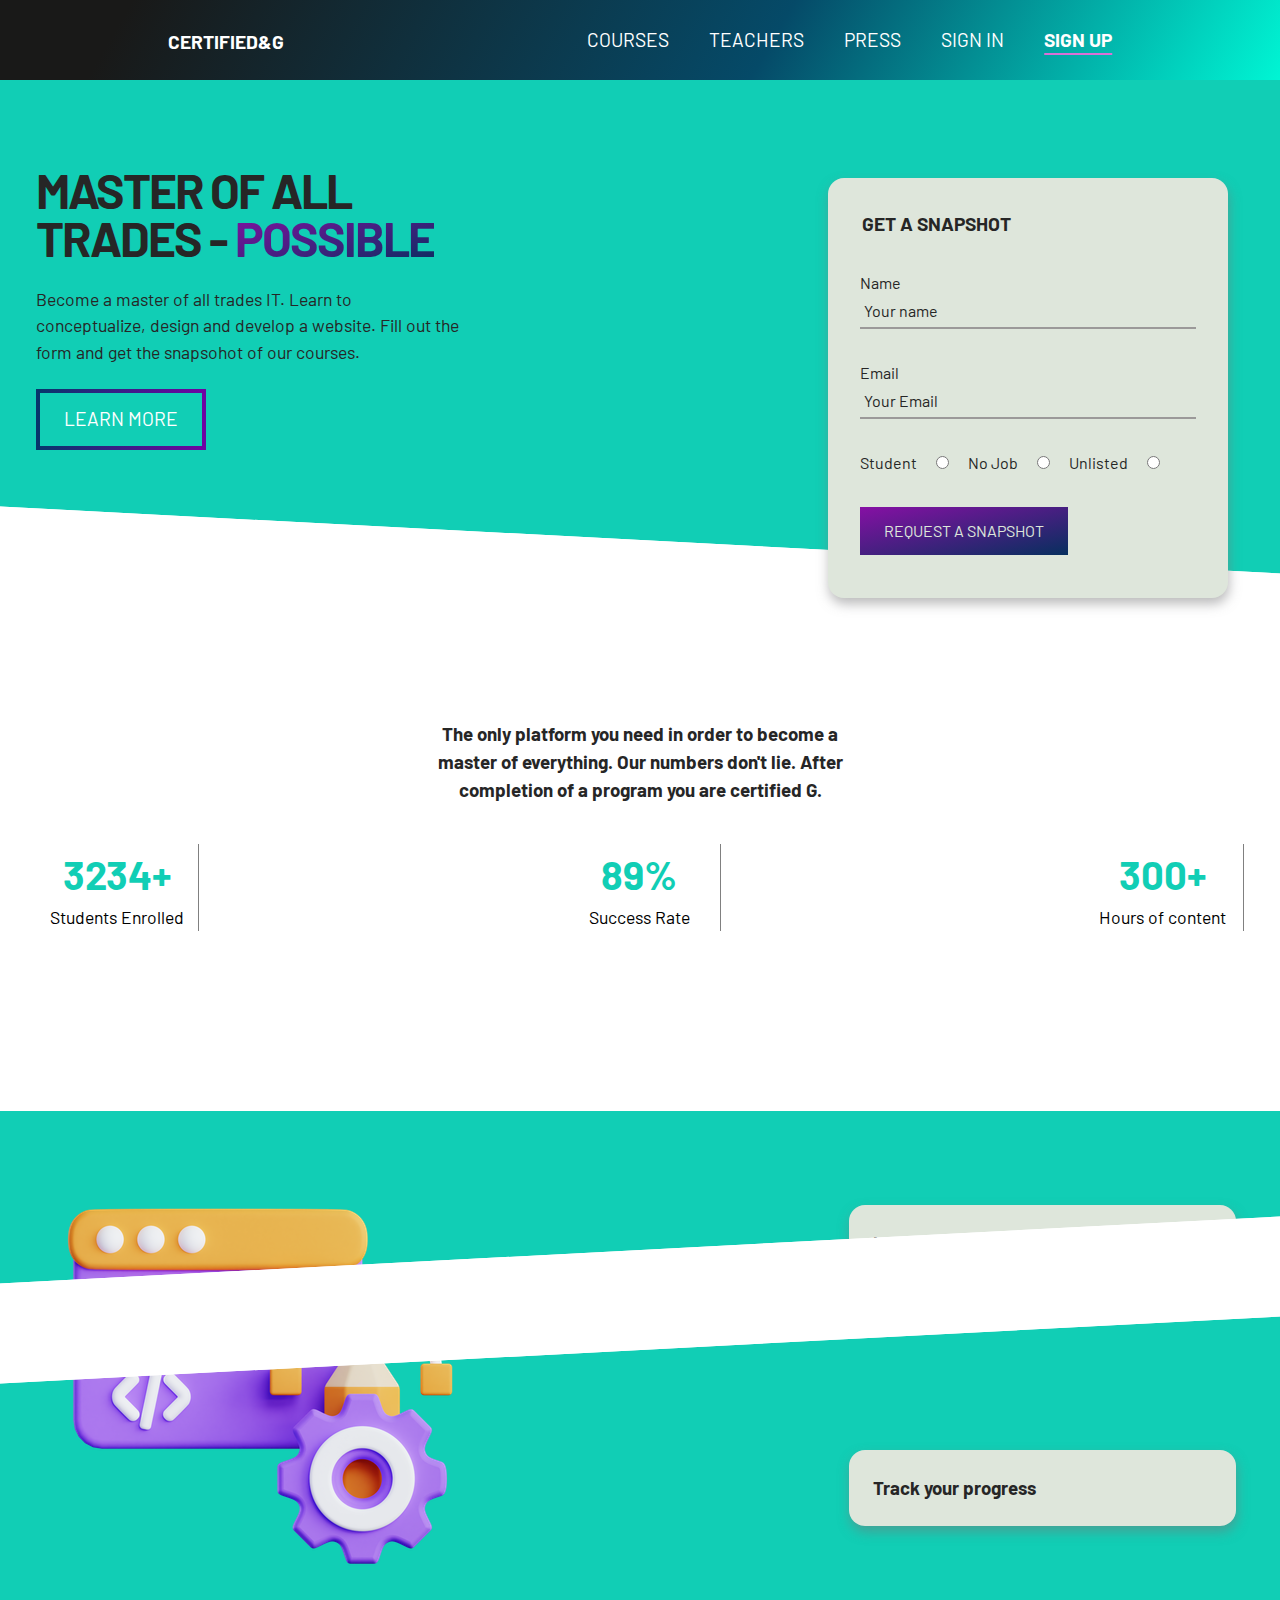
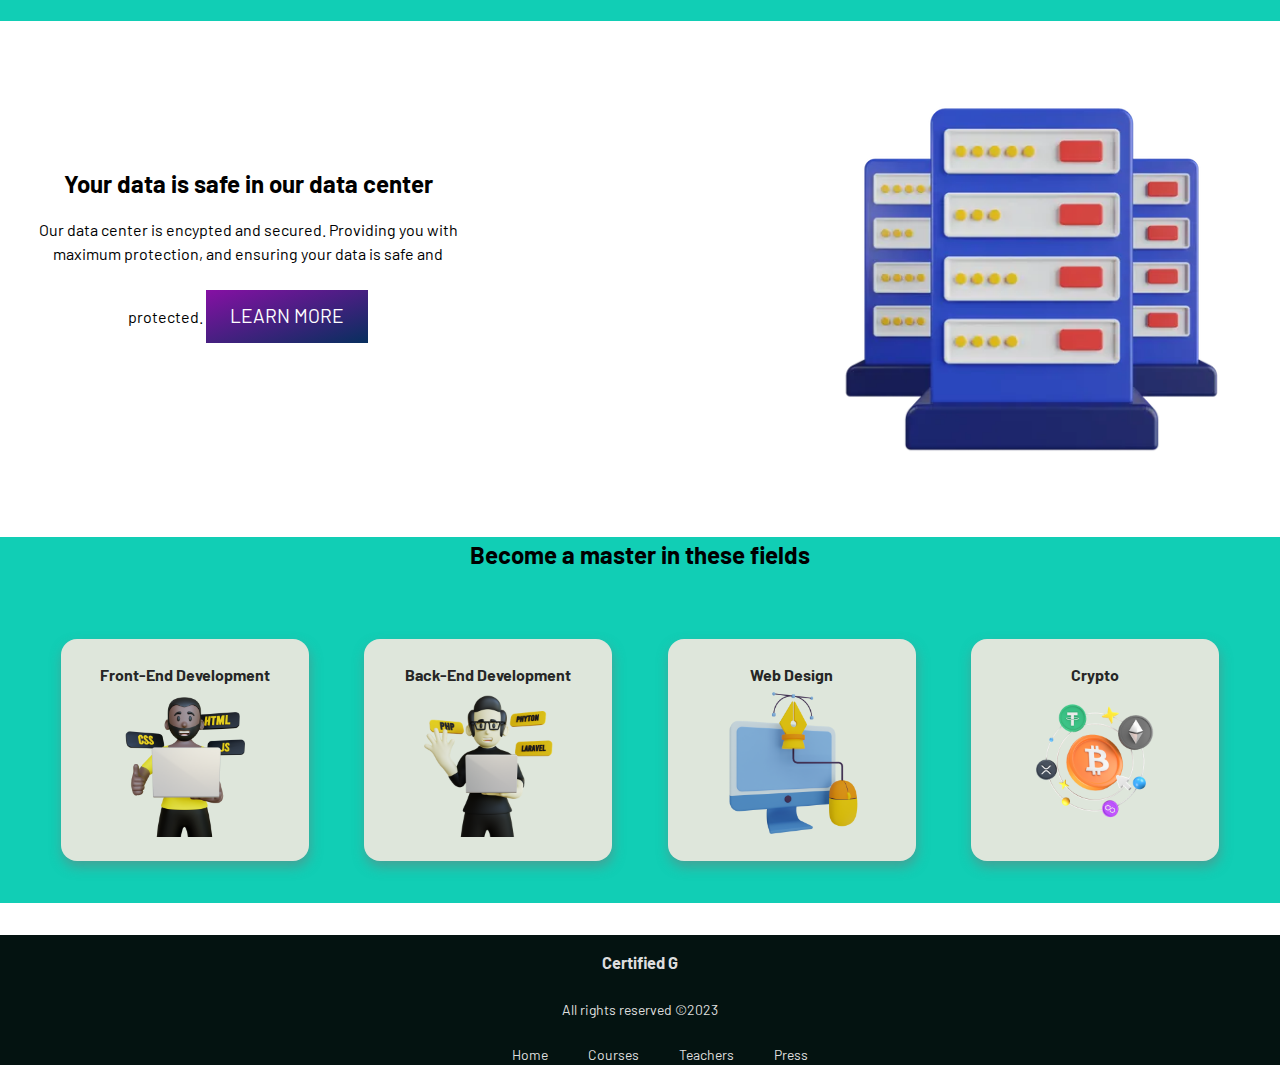
<file: index.html>
<!DOCTYPE html>
<html lang="en">
<head>
    <meta charset="UTF-8">
    <meta http-equiv="X-UA-Compatible" content="IE=edge">
    <meta name="viewport" content="width=device-width, initial-scale=1.0">
    <meta name="keywords" content="Project, web dev, css, html, company, landing page">
    <meta name="description" content="A landing page for a fictional company">
    <meta name="theme-color" content="#ccc">
    <link rel="stylesheet" href="https://cdnjs.cloudflare.com/ajax/libs/font-awesome/6.4.0/css/all.min.css" integrity="sha512-iecdLmaskl7CVkqkXNQ/ZH/XLlvWZOJyj7Yy7tcenmpD1ypASozpmT/E0iPtmFIB46ZmdtAc9eNBvH0H/ZpiBw==" crossorigin="anonymous" referrerpolicy="no-referrer" />
    <link rel="stylesheet" href="css/reset.css">
    <link rel="stylesheet" href="css/style.css">
    <title>Certified G</title>
</head>
<body>
    <div class="navBar">
        <div class="container flex">
            <h2 class="logo"><a href="index.html">Certified&G</a></h2>
            <nav>
            <ul>
                <li><a href="courses.html">Courses</a></li>
                <li><a href="team.html">Teachers</a></li>
                <li><a href="press.html">Press</a></li>
                <li><a href="#">Sign In</a></li>
                <li><a href="#">Sign Up</a></li>
            </ul>
        </nav>
     </div>

            <section class="hero">
                <div class="container grid">
                    <div class="hero-message">
                        <h1>Master of all trades - <span>Possible</span></h1>
                        <p>Become a master of all trades IT.
                           Learn to conceptualize, design and develop a website.
                           Fill out the form and get the snapsohot of
                           our courses.
                        </p>
                        <a href="features.html" class="btn btn-outline">Learn More</a>
                    </div>

                    <div class="hero-form card-bg">
                        <form action="">
                            <legend>Get a snapshot</legend>
                            <div class="form-field">
                                <label for="uName"> Name</label>
                                <input type="text" name="uName" placeholder="Your name" id="uName" required>
                            </div>
                            <div class="form-field">
                                <label for="uEmail"> Email</label>
                                <input type="email" name="uName" placeholder="Your Email" id="uEmail" required>
                            </div>
                            <div class="form-field">
                                <label for="uStatus"> Student</label>
                                <input type="radio" name="student"  id="student">
                                <label for="employee">No Job</label>
                                <input type="radio" name="unemployed"  id="unemployed" >
                                <label for="unlisted">Unlisted</label>
                                <input type="radio" name="unlisted"  id="unlisted">
                            </div>
                            <input type="submit" value="Request a snapshot" class="btn btn-main">
                        </form>
                    </div>
                </div>
            </section>


            <section class="statistics">
                <div class="container">
                    <h3 class="stat-heading txtcenter my-1">
                        The only platform you need in order to become a master of everything. Our numbers don't lie. After completion of a program you are certified G.
                    </h3>
                    <div class="grid grid-3 txtcenter my-4">
                        <div>
                            <i class="fa-solid fa-graduation-cap fa-3x"></i>
                            <h4>3234+</h4>
                            <p class="supportText">Students Enrolled</p>
                        </div>
                        <div>
                            <i class="fa-solid fa-clipboard-check fa-3x"></i>
                            <h4>89%</h4>
                            <p class="supportText">Success Rate</p>
                        </div>
                        <div>
                            <i class="fa-sharp fa-regular fa-clock fa-3x"></i>
                            <h4>300+</h4>
                            <p class="supportText">Hours of content</p>
                        </div>
                    </div>
                </div>
            </section>

          <section class="web">
                <div class="container grid">
                    <img src="imgs/webdev.png" alt="">
                    <div class="card-bg">
                        <h3>Inovative Learning Approach</h3>
                    </div>
                    <div class="card-bg">
                        <h3>Track your progress</h3>
                    </div>
                </div>
          </section>


          <section class="data-centar my-3">
                <div class="container grid">
                    <div class="txtcenter">
                        <h2>Your data is safe in our data center</h2>
                        <p class="my-1">
                            Our data center is encypted and secured. Providing you with maximum protection, and ensuring your data is safe and protected.
                            <a href="#" class="btn btn-dark my-2">Learn More</a>
                        </p>
                    </div>
                    <img src="imgs/data.webp" alt="">
                </div>
          </section>


          <section class="topics">
            <h2 class="txtcenter my-4">
                Become a master in these fields
            </h2>

            <div class="container flex my-3">
                <div class="card-bg">
                    <h4>Front-End Development</h4>
                    <img src="imgs/few.png" alt="">
                </div>
                <div class="card-bg">
                    <h4>Back-End Development</h4>
                    <img src="imgs/bew.png" alt="">
                </div>
                <div class="card-bg">
                    <h4>Web Design</h4>
                    <img src="imgs/design.png" alt="">
                </div>
                <div class="card-bg">
                    <h4>Crypto</h4>
                    <img src="imgs/crypto.webp" alt="">
                </div>
            </div>
          </section>

          <footer>    
            <nav>
                <h3>Certified G</h3>
                <p>All rights reserved &copy;2023</p>
                <ul class="footerNav">
                    <li><a href="#">Home</a></li>
                    <li><a href="#">Courses</a></li>
                    <li><a href="#">Teachers</a></li>
                    <li><a href="#">Press</a></li>
                </ul>
            </nav>
            <div class="networks">
                <a href="#"><i class="fab fa-twitter fa-l"></i></a>
                <a href="#"><i class="fab fa-facebook fa-l"></i></a>
                <a href="#"><i class="fab fa-twitch fa-l"></i></a>
                <a href="#"><i class="fab fa-linkedin fa-l"></i></a>
            </div>
          </footer>

    <!-- </div> -->
</body>
</html>
</file>
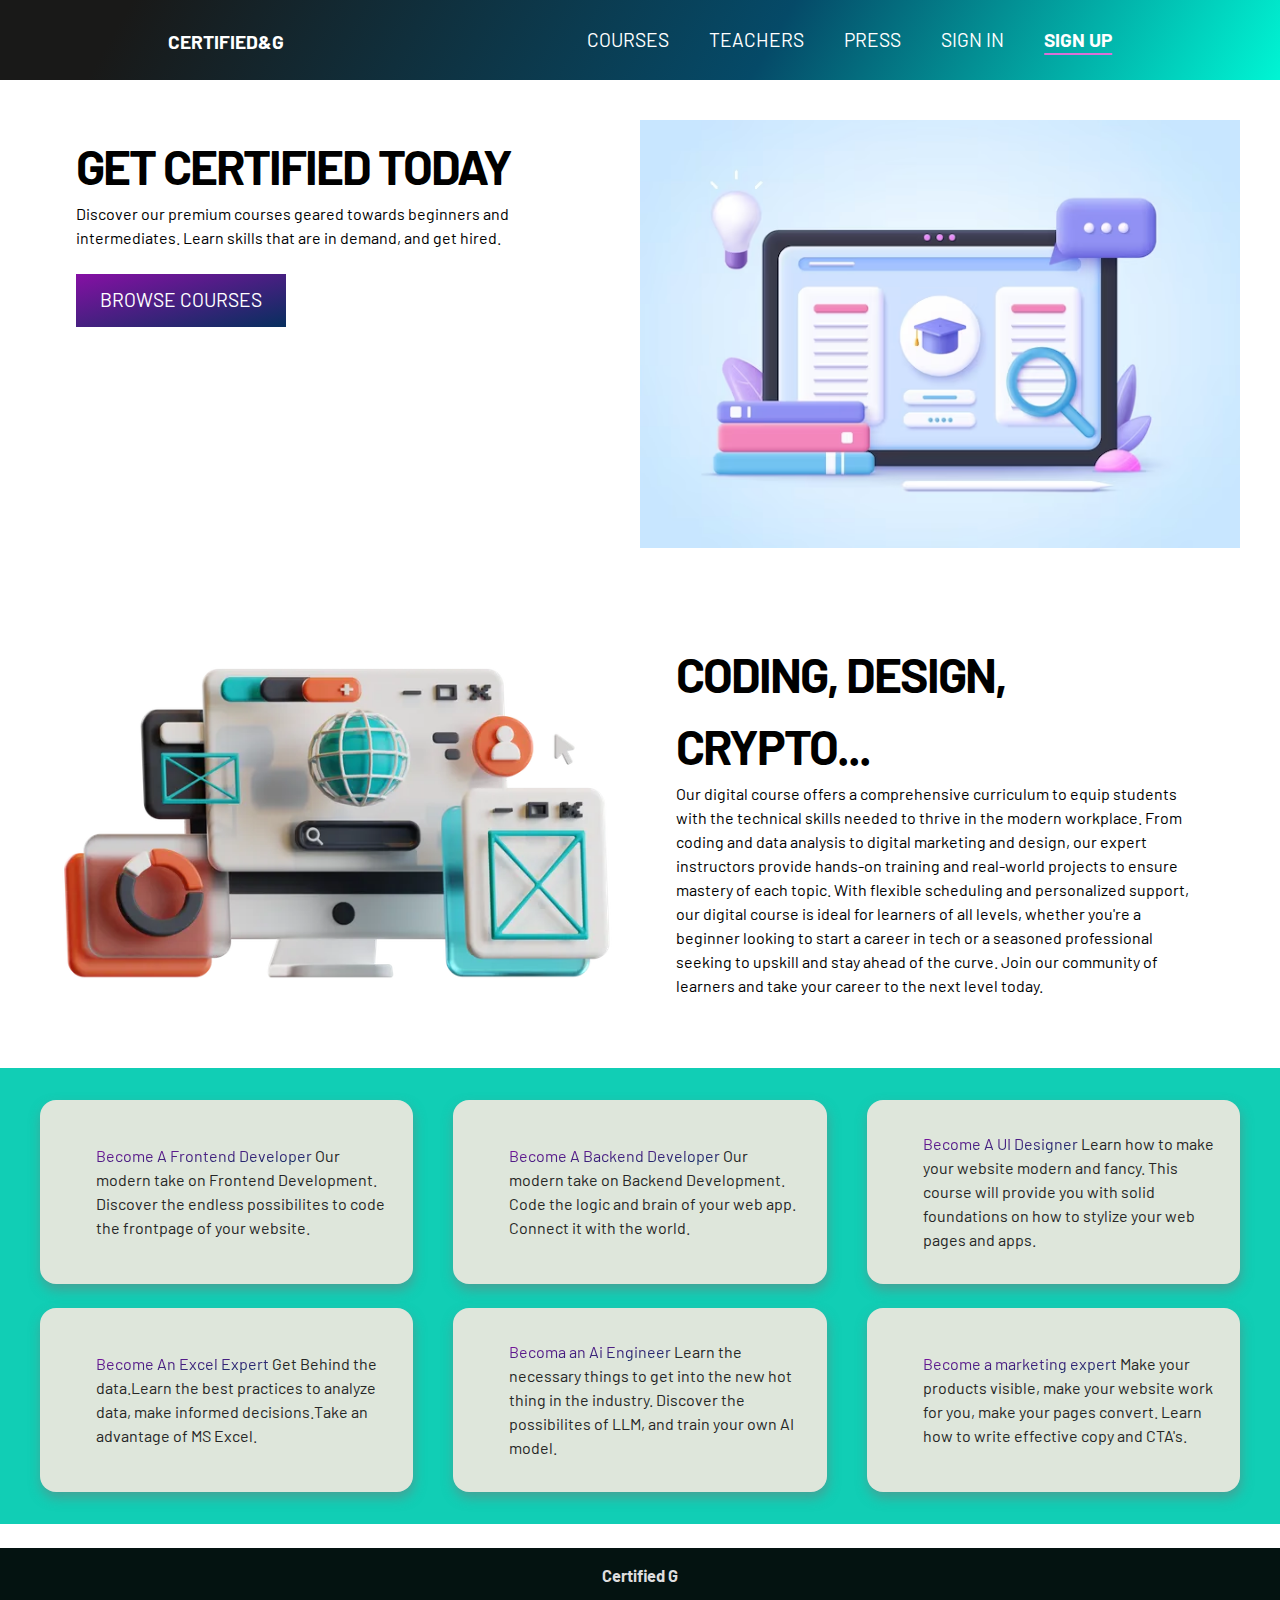
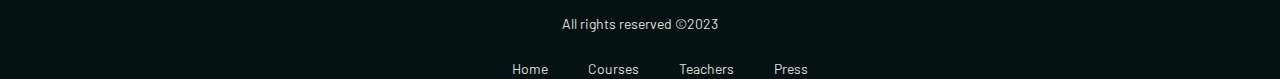
<file: courses.html>
<!DOCTYPE html>
<html lang="en">
<head>
    <meta charset="UTF-8">
    <meta http-equiv="X-UA-Compatible" content="IE=edge">
    <meta name="viewport" content="width=device-width, initial-scale=1.0">
    <meta name="keywords" content="Project, web dev, css, html, company, landing page">
    <meta name="description" content="A landing page for a fictional company">
    <meta name="theme-color" content="#ccc">
    <link rel="stylesheet" href="https://cdnjs.cloudflare.com/ajax/libs/font-awesome/6.4.0/css/all.min.css" integrity="sha512-iecdLmaskl7CVkqkXNQ/ZH/XLlvWZOJyj7Yy7tcenmpD1ypASozpmT/E0iPtmFIB46ZmdtAc9eNBvH0H/ZpiBw==" crossorigin="anonymous" referrerpolicy="no-referrer" />
    <link rel="stylesheet" href="css/reset.css">
    <link rel="stylesheet" href="css/style.css">
    <title>Courses</title>
</head>
<body>
    <div class="navBar">
        <div class="container flex">
            <h2 class="logo"><a href="index.html">Certified&G</a></h2>
            <nav>
            <ul>
                <li><a href="courses.html">Courses</a></li>
                <li><a href="team.html">Teachers</a></li>
                <li><a href="press.html">Press</a></li>
                <li><a href="#">Sign In</a></li>
                <li><a href="#">Sign Up</a></li>
            </ul>
        </nav>
     </div>

     <section class="featured">
        <div class="container">
            <h1>Get Certified Today</h1>
            <p>Discover our premium courses geared towards beginners and intermediates. Learn skills that are in demand, and get hired.</p>
            <a href="#" class="btn btn-main my-2">Browse Courses</a>
        </div>
        <img src="imgs/edu.png" alt="education" loading="lazy">
     </section>
      
     <section class="featured">
        <img src="imgs/learn.webp" alt="education" loading="lazy">
        <div class="container">
            <h1>Coding, Design, Crypto...</h1>
            <p>Our digital course offers a comprehensive curriculum to equip students with the technical skills needed to thrive in the modern workplace. From coding and data analysis to digital marketing and design, our expert instructors provide hands-on training and real-world projects to ensure mastery of each topic. With flexible scheduling and personalized support, our digital course is ideal for learners of all levels, whether you're a beginner looking to start a career in tech or a seasoned professional seeking to upskill and stay ahead of the curve. Join our community of learners and take your career to the next level today.</p>
        </div>
     </section>


     <section class="courseList">
        <div class="container grid grid-3">
            <div class="card-bg flex">
                <i class="fa-solid fa-code fa-2xl"></i>
                <p><span id="bold">Become A Frontend Developer</span> Our modern take on Frontend Development. Discover the endless possibilites to code the frontpage of your website.</p>
            </div>
            <div class="card-bg flex">
                <i class="fa-solid fa-server fa-2xl"></i>
                <p><span id="bold">Become A Backend Developer</span> Our modern take on Backend Development. Code the logic and brain of your web app. Connect it with the world.</p>
            </div>
            <div class="card-bg flex">
                <i class="fa-solid fa-pen-nib fa-2xl"></i>
                <p><span id="bold">Become A UI Designer</span> Learn how to make your website modern and fancy. This course will provide you with solid foundations on how to stylize your web pages and apps.</p>
            </div>
            <div class="card-bg flex">
                <i class="fa-solid fa-chart-area fa-2xl"></i>
                <p><span id="bold">Become An Excel Expert</span> Get Behind the data.Learn the best practices to analyze data, make informed decisions.Take an advantage of MS Excel.</p>
            </div>
            <div class="card-bg flex">
                <i class="fa-solid fa-braille fa-2xl"></i>
                <p><span id="bold">Becoma an Ai Engineer</span> Learn the necessary things to get into the new hot thing in the industry. Discover the possibilites of LLM, and train your own AI model.</p>
            </div>

            <div class="card-bg flex">
                <i class="fa-solid fa-bullseye fa-2xl"></i>
                <p><span id="bold">Become a marketing expert</span> Make your products visible, make your website work for you, make your pages convert. Learn how to write effective copy and CTA's.</p>
            </div>
        </div>
     </section>
      

          <footer>    
            <nav>
                <h3>Certified G</h3>
                <p>All rights reserved &copy;2023</p>
                <ul class="footerNav">
                    <li><a href="#">Home</a></li>
                    <li><a href="#">Courses</a></li>
                    <li><a href="#">Teachers</a></li>
                    <li><a href="#">Press</a></li>
                </ul>
            </nav>
            <div class="networks">
                <a href="#"><i class="fab fa-twitter fa-l"></i></a>
                <a href="#"><i class="fab fa-facebook fa-l"></i></a>
                <a href="#"><i class="fab fa-twitch fa-l"></i></a>
                <a href="#"><i class="fab fa-linkedin fa-l"></i></a>
            </div>
          </footer>

    <!-- </div> -->
</body>
</html>
</file>
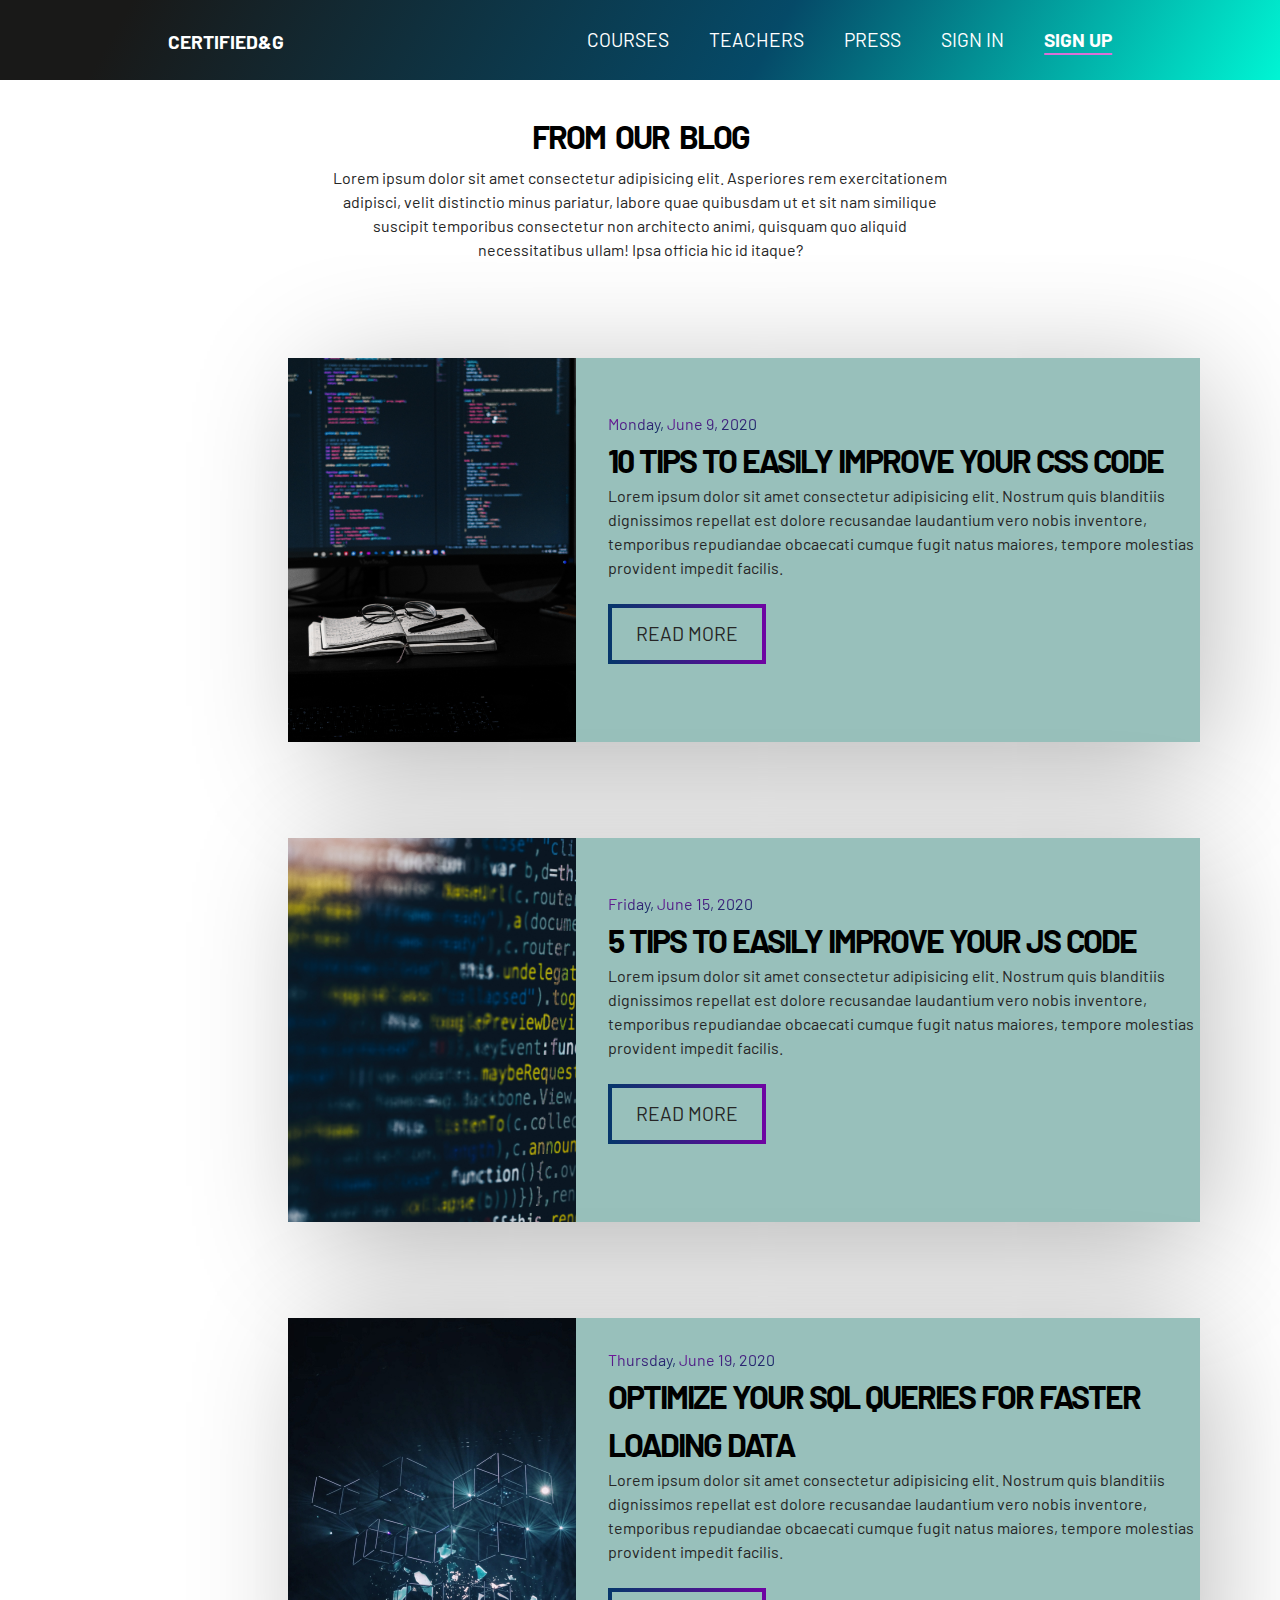
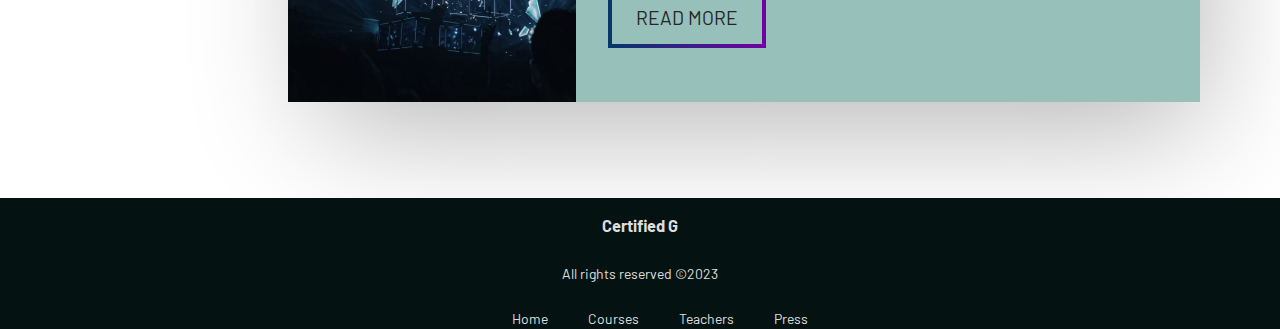
<file: press.html>
<!DOCTYPE html>
<html lang="en">
<head>
    <meta charset="UTF-8">
    <meta http-equiv="X-UA-Compatible" content="IE=edge">
    <meta name="viewport" content="width=device-width, initial-scale=1.0">
    <meta name="keywords" content="Project, web dev, css, html, company, landing page">
    <meta name="description" content="A landing page for a fictional company">
    <meta name="theme-color" content="#ccc">
    <link rel="stylesheet" href="https://cdnjs.cloudflare.com/ajax/libs/font-awesome/6.4.0/css/all.min.css" integrity="sha512-iecdLmaskl7CVkqkXNQ/ZH/XLlvWZOJyj7Yy7tcenmpD1ypASozpmT/E0iPtmFIB46ZmdtAc9eNBvH0H/ZpiBw==" crossorigin="anonymous" referrerpolicy="no-referrer" />
    <link rel="stylesheet" href="css/reset.css">
    <link rel="stylesheet" href="css/style.css">
    <title>Certified G</title>
</head>
<body>
    <div class="navBar">
        <div class="container flex">
            <h2 class="logo"><a href="index.html">Certified&G</a></h2>
            <nav>
            <ul>
                <li><a href="courses.html">Courses</a></li>
                <li><a href="team.html">Teachers</a></li>
                <li><a href="press.html">Press</a></li>
                <li><a href="#">Sign In</a></li>
                <li><a href="#">Sign Up</a></li>
            </ul>
        </nav>
     </div> 


     <div class="blog-heading my-3">
        <h1>From Our Blog</h1>
        <div class="blog-info my-2">
            <p>Lorem ipsum dolor sit amet consectetur adipisicing elit. Asperiores rem exercitationem adipisci, velit distinctio minus pariatur, labore quae quibusdam ut et sit nam similique suscipit temporibus consectetur non architecto animi, quisquam quo aliquid necessitatibus ullam! Ipsa officia hic id itaque?</p>
        </div>
       
     </div>

     <div class="blog-section grid-3">
        <div class="blog-post">
            <div class="blog-post_img">
                <img src="imgs/blog1.jpg" alt="blogimage" loading="lazy">
            </div>
            <div class="blog-post_content">
                <div class="blog_date">
                    <span class="day">Monday,</span>
                    <span class="date">June 9, 2020</span>
                    <h1 class="blog_title">10 tips to easily improve your css code</h1>
                </div>
                <p class="blog_text">Lorem ipsum dolor sit amet consectetur adipisicing elit. Nostrum quis blanditiis dignissimos repellat est dolore recusandae laudantium vero nobis inventore, temporibus repudiandae obcaecati cumque fugit natus maiores, tempore molestias provident impedit facilis.</p>
                <a href="" class="btn btn-outline">Read More</a>
            </div>
         </div>
        <div class="blog-post">
            <div class="blog-post_img">
                <img src="imgs/blog2.jpg" alt="blogimage" loading="lazy">
            </div>
            <div class="blog-post_content">
                <div class="blog_date">
                    <span class="day">Friday,</span>
                    <span class="date">June 15, 2020</span>
                    <h1 class="blog_title">5 tips to easily improve your JS code</h1>
                </div>
                <p class="blog_text">Lorem ipsum dolor sit amet consectetur adipisicing elit. Nostrum quis blanditiis dignissimos repellat est dolore recusandae laudantium vero nobis inventore, temporibus repudiandae obcaecati cumque fugit natus maiores, tempore molestias provident impedit facilis.</p>
                <a href="" class="btn btn-outline">Read More</a>
            </div>
         </div>
        <div class="blog-post">
            <div class="blog-post_img">
                <img src="imgs/blog3.jpg" alt="blogimage" loading="lazy">
            </div>
            <div class="blog-post_content">
                <div class="blog_date">
                    <span class="day">Thursday,</span>
                    <span class="date">June 19, 2020</span>
                    <h1 class="blog_title">Optimize your SQL queries for faster loading data</h1>
                </div>
                <p class="blog_text">Lorem ipsum dolor sit amet consectetur adipisicing elit. Nostrum quis blanditiis dignissimos repellat est dolore recusandae laudantium vero nobis inventore, temporibus repudiandae obcaecati cumque fugit natus maiores, tempore molestias provident impedit facilis.</p>
                <a href="" class="btn btn-outline">Read More</a>
            </div>
         </div>
     </div>
    




     <footer>    
        <nav>
            <h3>Certified G</h3>
            <p>All rights reserved &copy;2023</p>
            <ul class="footerNav">
                <li><a href="#">Home</a></li>
                <li><a href="#">Courses</a></li>
                <li><a href="#">Teachers</a></li>
                <li><a href="#">Press</a></li>
            </ul>
        </nav>
        <div class="networks">
            <a href="#"><i class="fab fa-twitter fa-l"></i></a>
            <a href="#"><i class="fab fa-facebook fa-l"></i></a>
            <a href="#"><i class="fab fa-twitch fa-l"></i></a>
            <a href="#"><i class="fab fa-linkedin fa-l"></i></a>
        </div>
      </footer>

<!-- </div> -->
</body>
</html>
</file>
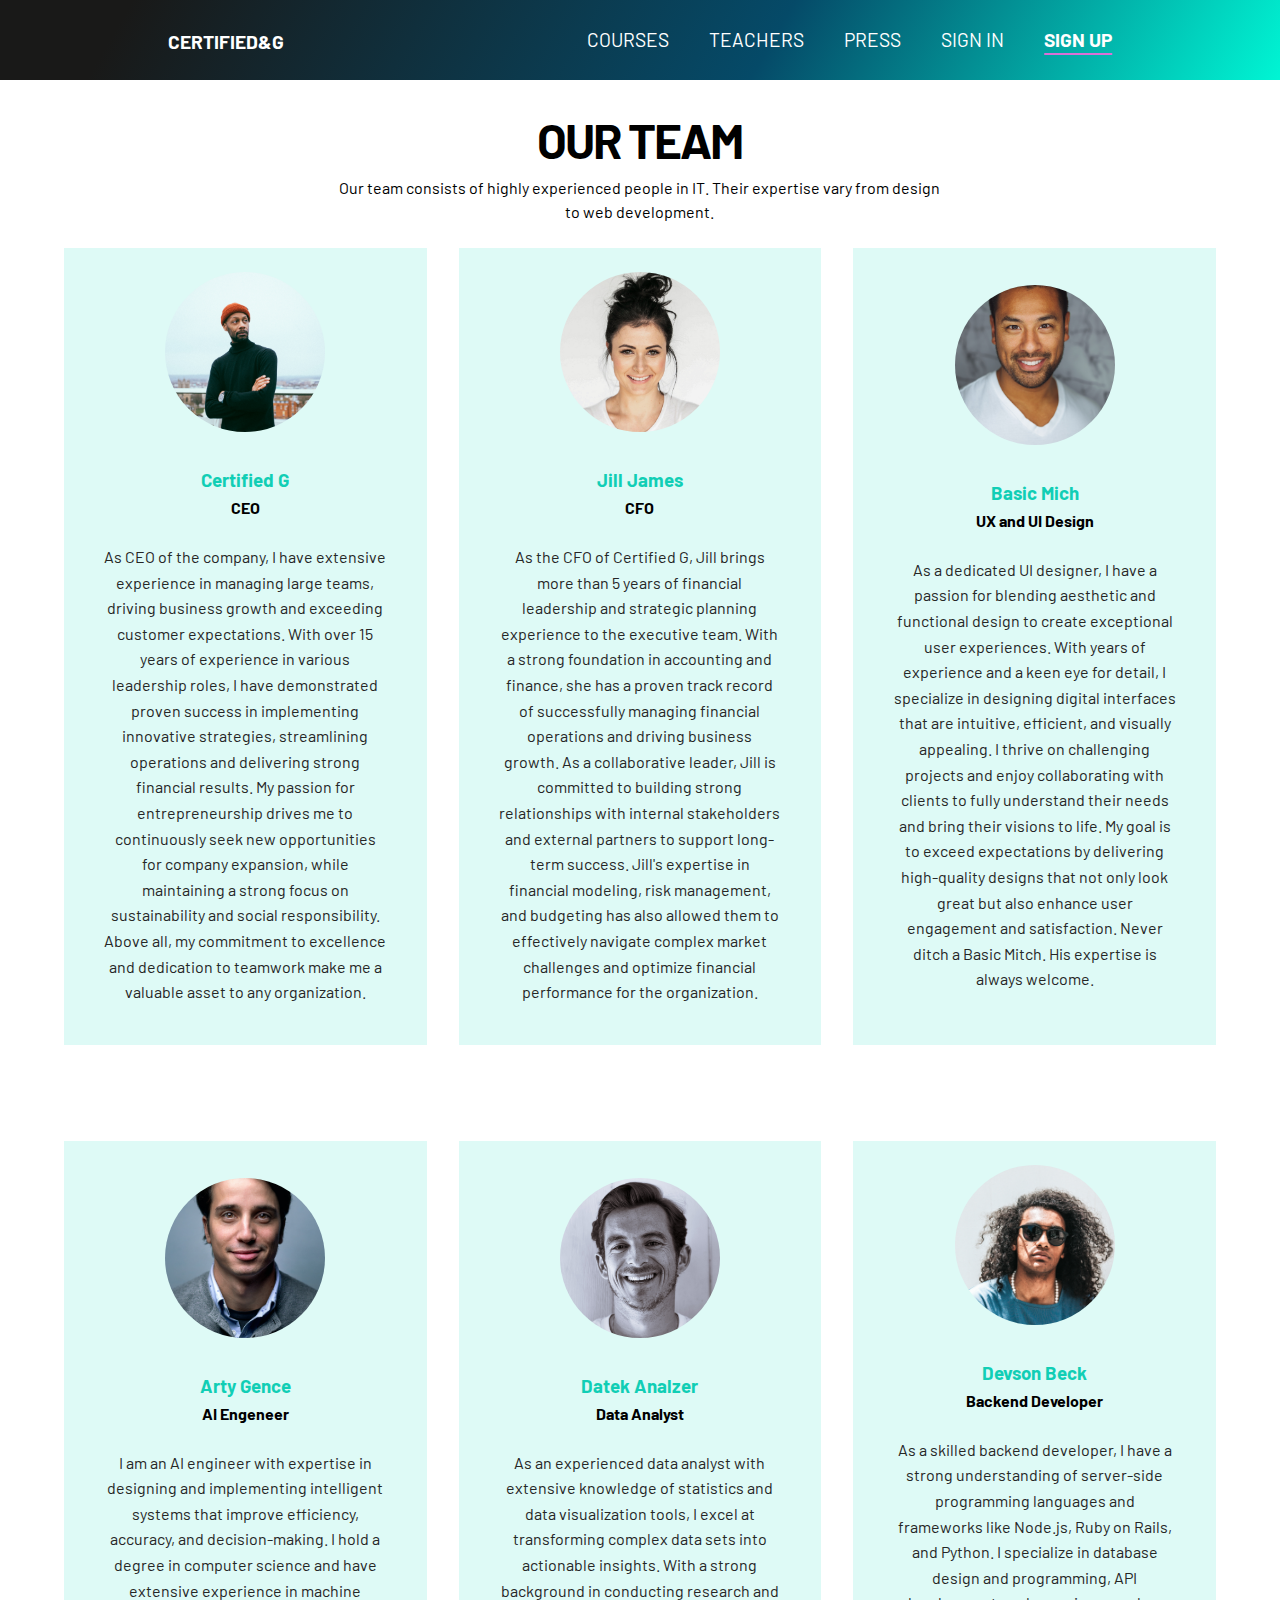
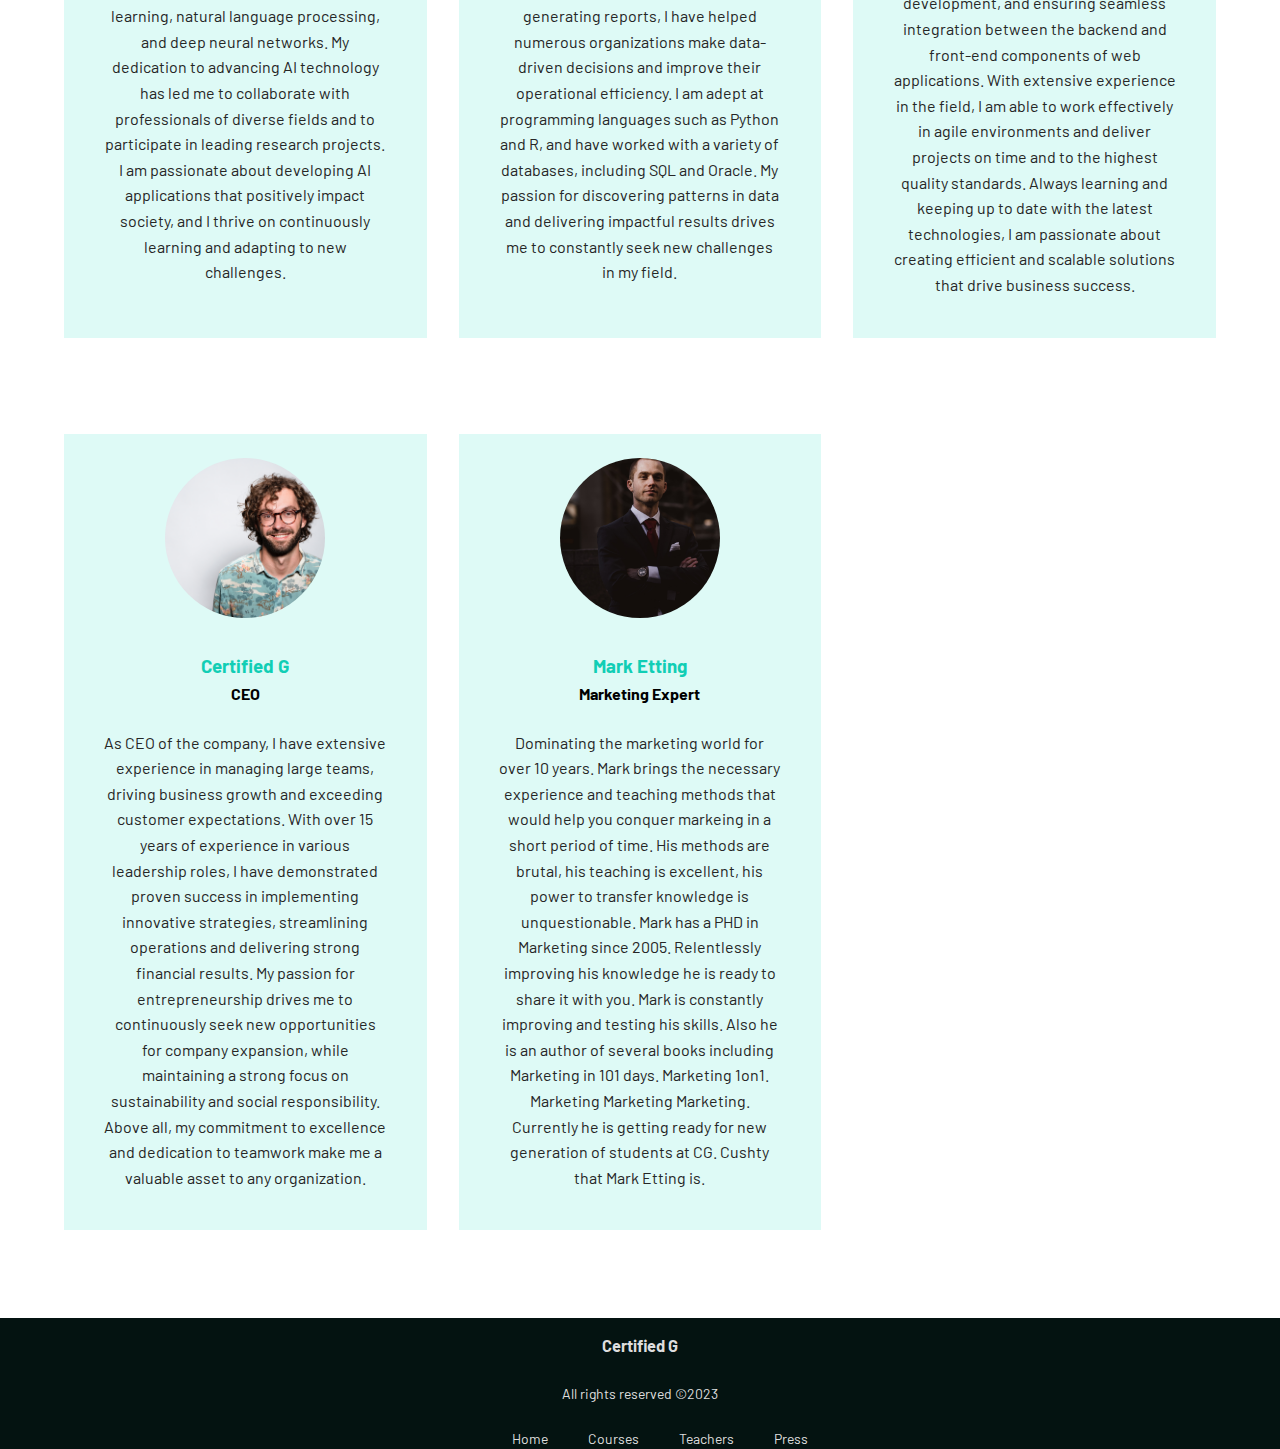
<file: team.html>
<!DOCTYPE html>
<html lang="en">
<head>
    <meta charset="UTF-8">
    <meta http-equiv="X-UA-Compatible" content="IE=edge">
    <meta name="viewport" content="width=device-width, initial-scale=1.0">
    <meta name="keywords" content="Project, web dev, css, html, company, landing page">
    <meta name="description" content="A landing page for a fictional company">
    <meta name="theme-color" content="#ccc">
    <link rel="stylesheet" href="https://cdnjs.cloudflare.com/ajax/libs/font-awesome/6.4.0/css/all.min.css" integrity="sha512-iecdLmaskl7CVkqkXNQ/ZH/XLlvWZOJyj7Yy7tcenmpD1ypASozpmT/E0iPtmFIB46ZmdtAc9eNBvH0H/ZpiBw==" crossorigin="anonymous" referrerpolicy="no-referrer" />
    <link rel="stylesheet" href="css/reset.css">
    <link rel="stylesheet" href="css/style.css">
    <title>Team</title>
</head>
<body>
    <div class="navBar">
        <div class="container flex">
            <h2 class="logo"><a href="index.html">Certified&G</a></h2>
            <nav>
            <ul>
                <li><a href="courses.html">Courses</a></li>
                <li><a href="team.html">Teachers</a></li>
                <li><a href="press.html">Press</a></li>
                <li><a href="#">Sign In</a></li>
                <li><a href="#">Sign Up</a></li>
            </ul>
        </nav>
     </div>

   <div class="teamSection">    
        <div class="teamContainer">
            <div class="row">
                <h1>Our Team</h1>
                <p>Our team consists of highly experienced people in IT. Their expertise vary from design to web development.
                </p>
            </div>
        </div>

        <div class="team-card">
            <div class="card">
                <div class="img-wrap">
                    <img src="imgs/team1.jpg" alt="photo" loading="lazy">
                </div>
                <div class="desc">
                    <h3>Certified G</h3>
                    <h4>CEO</h4>
                    <p>As CEO of the company, I have extensive experience in managing large teams, driving business growth and exceeding customer expectations. With over 15 years of experience in various leadership roles, I have demonstrated proven success in implementing innovative strategies, streamlining operations and delivering strong financial results. My passion for entrepreneurship drives me to continuously seek new opportunities for company expansion, while maintaining a strong focus on sustainability and social responsibility. Above all, my commitment to excellence and dedication to teamwork make me a valuable asset to any organization.</p>
                </div>
            </div>

            <div class="card">
                <div class="img-wrap">
                    <img src="imgs/team2.jpg" alt="photo4" loading="lazy">
                </div>
                <div class="desc">
                    <h3>Jill James</h3>
                    <h4>CFO</h4>
                    <p>As the CFO of Certified G, Jill brings more than 5 years of financial leadership and strategic planning experience to the executive team. With a strong foundation in accounting and finance, she has a proven track record of successfully managing financial operations and driving business growth. As a collaborative leader, Jill is committed to building strong relationships with internal stakeholders and external partners to support long-term success. Jill's expertise in financial modeling, risk management, and budgeting has also allowed them to effectively navigate complex market challenges and optimize financial performance for the organization.</p>
                </div>
            </div>

            <div class="card">
                <div class="img-wrap">
                    <img src="imgs/team3.jpg" alt="photo3" loading="lazy">
                </div>
                <div class="desc">
                    <h3>Basic Mich</h3>
                    <h4>UX and UI Design</h4>
                    <p>As a dedicated UI designer, I have a passion for blending aesthetic and functional design to create exceptional user experiences. With years of experience and a keen eye for detail, I specialize in designing digital interfaces that are intuitive, efficient, and visually appealing. I thrive on challenging projects and enjoy collaborating with clients to fully understand their needs and bring their visions to life. My goal is to exceed expectations by delivering high-quality designs that not only look great but also enhance user engagement and satisfaction. Never ditch a Basic Mitch. His expertise is always welcome.</p>
                </div>
             </div>


            <div class="card">
                <div class="img-wrap">
                    <img src="imgs/team4.jpg" alt="photo4" loading="lazy">
                </div>
                <div class="desc">
                    <h3>Arty Gence</h3>
                    <h4>AI Engeneer</h4>
                    <p>I am an AI engineer with expertise in designing and implementing intelligent systems that improve efficiency, accuracy, and decision-making. I hold a degree in computer science and have extensive experience in machine learning, natural language processing, and deep neural networks. My dedication to advancing AI technology has led me to collaborate with professionals of diverse fields and to participate in leading research projects. I am passionate about developing AI applications that positively impact society, and I thrive on continuously learning and adapting to new challenges.</p>
                </div>
            </div>

         

            <div class="card">
                <div class="img-wrap">
                    <img src="imgs/team6.jpg" alt="photo" loading="lazy">
                </div>
                <div class="desc">
                    <h3>Datek Analzer</h3>
                    <h4>Data Analyst</h4>
                    <p>As an experienced data analyst with extensive knowledge of statistics and data visualization tools, I excel at transforming complex data sets into actionable insights. With a strong background in conducting research and generating reports, I have helped numerous organizations make data-driven decisions and improve their operational efficiency. I am adept at programming languages such as Python and R, and have worked with a variety of databases, including SQL and Oracle. My passion for discovering patterns in data and delivering impactful results drives me to constantly seek new challenges in my field.</p>
                </div>
            </div>

            <div class="card">
                <div class="img-wrap">
                    <img src="imgs/team7.jpg" alt="photo">
                </div>
                <div class="desc">
                    <h3>Devson Beck</h3>
                    <h4>Backend Developer</h4>
                    <p>As a skilled backend developer, I have a strong understanding of server-side programming languages and frameworks like Node.js, Ruby on Rails, and Python. I specialize in database design and programming, API development, and ensuring seamless integration between the backend and front-end components of web applications. With extensive experience in the field, I am able to work effectively in agile environments and deliver projects on time and to the highest quality standards. Always learning and keeping up to date with the latest technologies, I am passionate about creating efficient and scalable solutions that drive business success.</p>
                </div>
            </div>

            <div class="card">
                <div class="img-wrap">
                    <img src="imgs/team8.jpg" alt="photo">
                </div>
                <div class="desc">
                    <h3>Certified G</h3>
                    <h4>CEO</h4>
                    <p>As CEO of the company, I have extensive experience in managing large teams, driving business growth and exceeding customer expectations. With over 15 years of experience in various leadership roles, I have demonstrated proven success in implementing innovative strategies, streamlining operations and delivering strong financial results. My passion for entrepreneurship drives me to continuously seek new opportunities for company expansion, while maintaining a strong focus on sustainability and social responsibility. Above all, my commitment to excellence and dedication to teamwork make me a valuable asset to any organization.</p>
                </div>
             </div>

            <div class="card">
                <div class="img-wrap">
                    <img src="imgs/team5.jpg" alt="photo">
                </div>
                <div class="desc">
                    <h3>Mark Etting</h3>
                    <h4>Marketing Expert</h4>
                    <p>Dominating the marketing world for over 10 years. Mark brings the necessary experience and teaching methods that would help you conquer markeing in a short period of time. His methods are brutal, his teaching is excellent, his power to transfer knowledge is unquestionable. Mark has a PHD in Marketing since 2005. Relentlessly improving his knowledge he is ready to share it with you. Mark is constantly improving and testing his skills. Also he is an author of several books including Marketing in 101 days. Marketing 1on1. Marketing Marketing Marketing. Currently he is getting ready for new generation of students at CG. Cushty that Mark Etting is.</p>
                </div>
            </div>
            </div>
     </section>




        <footer>    
            <nav>
                <h3>Certified G</h3>
                <p>All rights reserved &copy;2023</p>
                <ul class="footerNav">
                    <li><a href="#">Home</a></li>
                    <li><a href="#">Courses</a></li>
                    <li><a href="#">Teachers</a></li>
                    <li><a href="#">Press</a></li>
                </ul>
            </nav>
            <div class="networks">
                <a href="#"><i class="fab fa-twitter fa-l"></i></a>
                <a href="#"><i class="fab fa-facebook fa-l"></i></a>
                <a href="#"><i class="fab fa-twitch fa-l"></i></a>
                <a href="#"><i class="fab fa-linkedin fa-l"></i></a>
            </div>
        </footer>

<!-- </div> -->
</body>
</html>
</file>
<file: css/style.css>
@import url('https://fonts.googleapis.com/css2?family=Barlow:ital,wght@0,400;0,500;0,600;0,700;1,400&display=swap');

 :root {
  --brand-color:#11ceb5;
  --text-color:#262626;
 }

/* html{
    color-scheme: dark light;
} */

body{
  font-family: Barlow;
  font-size:16px;
}

a {text-decoration: none;}




/* navigation */

.navBar {
  background: linear-gradient(120deg, rgb(25, 25, 24) 10%, rgb(5, 74, 104) 60%, #00f5d4 100%);
  height:80px;
}

.navBar .flex{justify-content: space-around;}

.navBar ul {
  display: flex;
  column-gap: 40px;
}

 nav li:last-child{
  font-weight: bold;
  text-decoration: underline;
  text-underline-offset: 6px;
  text-decoration-thickness: 2px;
  text-decoration-color: orchid;
  -moz-text-decoration-color: orchid;
}

.navBar a {
  font-size: 1.2rem;
  text-transform: uppercase;
  color:white;
}
/* .navBar a:hover {
  border-bottom: 3px hotpink solid;
} */

.container {
  max-width: 1700px;
  margin: 0 auto;
  overflow: auto;
  padding:10px 36px;
}

span {
  color:transparent;
  background-image: linear-gradient(to top left, rgb(7, 47, 94),rgb(134, 16, 164));
  background-clip: text;
}


/* classUtil */
.flex {
  display: flex;
  justify-content: center;
  align-items: center;
  height: 100%;
}

.grid {
  display: grid;
  grid-template-columns: repeat(2,1fr);
  gap:360px;
  justify-content: center;
  align-items: center;
  height: 90%;
}

.txtcenter{
  text-align: center;
}

/* margins */
.my-4{
  margin-block: 2.5rem;
}

.my-3{
  margin-block:2rem;
}

.my-2{
  margin-block:1.5rem;
}

.my-1{
  margin-block:1rem;
}

.grid-3 {
  grid-template-columns: repeat(3,1fr);
}

.card-bg {
  background-color: #dee6db;
  border-radius: 16px;
  box-shadow: 1px 6px 12px rgba(119, 119, 122, 0.5);
  padding: 24px;
  margin:8px;
  color:var(--text-color);
}

i {
  color: var(--text-color);
}



/* hero section */
.hero {
  height:500px;
  background-color: var(--brand-color);
  color:#262626;
  position:relative;
}

.hero  h1 {
  font-size:4rem;
  text-transform: uppercase;
  font-weight: bold;
  letter-spacing: -4px;
  line-height: 1;
}

.hero .grid {overflow: visible;}

.hero p {
  margin:24px 0;
  font-size:1.1rem;
}

.hero-message p {
  color: var(--text-color);
}

.hero-message {
  animation: slideLeft 0.5s ease-in;
  -webkit-animation: slideLeft 0.5s ease-in;
}


/* slanted */
.hero::before,
.hero::after{
  content: "";
  height: 120px;
  position:absolute;
  bottom: -80px;
  right: 0;
  left: 0;
  background:white;
  transform: skewY(3deg);
  -webkit-transform: skewY(3deg);
  -moz-transform: skewY(3deg);
  -ms-transform: skewY(3deg);
  -o-transform: skewY(3deg);
  
}

.hero-form {
  position: relative;
  height: 420px;
  width: 400px;
  z-index:100;
  padding:32px;
  top:80px;
  animation: slideRight .5s ease-in-out;
  -webkit-animation: slideRight .5s ease-in-out;
}



.web::before,
.web::after {
  content: "";
  height: 100px;
  position:absolute;
  bottom:-450px;
  right: 0;
  left: 0;
  background:rgb(255, 255, 255);
  transform: skewY(-3deg);
  -webkit-transform: skewY(-3deg);
  -moz-transform: skewY(-3deg);
  -ms-transform: skewY(-3deg);
  -o-transform: skewY(-3deg);
}



.form-field {
  margin:32px 0;
}

::placeholder{color:var(--text-color)}

legend {
  text-transform: uppercase;
  font-weight: bold;
  font-size:1.2rem;
}

.form-field input[type="text"],
.form-field input[type="email"] {
  border:0;
  border-bottom: 2px solid #9b9999;
  background-color: #dee6db;
  padding: 4px;
  display: block;
  caret-color: var(--brand-color);
  width: 100%;
}

.form-field input[type="radio"] {
  margin-inline: 16px;
  accent-color: var(--brand-color);
}


/* blog */

.blog-post {
  width: 70%;
  max-width: 55rem;
  background-color: #98c0bb;
  box-shadow: 0 1.5rem 8rem rgba(0, 0, 0, .3);
  display: flex;
  align-items: center;
  margin-block: 6rem;
  margin-inline-start:20rem;
  animation: slideBottom .5s ease-in;
  -webkit-animation: slideBottom .5s ease-in;
}

.blog-post_img {
  min-width: 18rem;
  max-width: 18rem;
  height: 24rem;
  translate: -2rem;
  position: relative;
}

.blog-post_img::before {
  content: "";
  width: 100%;
  height: 100%;
  position:absolute;
  top: 0;
  left: 0;
}

.blog-info {
  width:70ch;
  color: var(--text-color);
  margin: 6px auto;
}
.blog-heading {
  text-align: center;
}

.blog-heading h1 {
  text-transform: uppercase;
  letter-spacing: -2px;
  word-spacing: 6px;
}

.blog-post_img img {
  width: 100%;
  object-fit: cover;
  height: 100%;
  display: block;
}

.blog_title {
  text-transform: uppercase;
  letter-spacing: -2px;
  word-spacing: 2px;
}

.blog-post_content a {
  margin-block:24px;
  color: var(--text-color);
}

.blog-post_content p {
  color: var(--text-color);
}

.statistics {
  padding-block:130px;
  animation: slideBottom .5s ease-out;
  -webkit-animation: slideBottom .5s ease-out;
}

.statistics .grid div {
  border-right: 1px solid gray;

}

.stat-heading{
  max-width: 450px;
  margin:auto;
  color: var(--text-color);
}

.statistics .grid h4 {
  font-size:40px;
  color:var(--brand-color);
}

.supportText {
  font-size:1.1rem;
}

.web .grid{
  grid-template-columns: repeat(3,1fr);
  grid-template-rows: repeat(2,1fr);
  gap:0;
  background-color: var(--brand-color);
}

.web .grid > *:first-child{
  grid-column: 1 / span 2;
  grid-row: 1 / span 2;
  margin-top: 40px;
}

/* data */
.data-center .grid {
  grid-template-columns: 4fr 3fr;
}

.topics .card-bg{
  text-align: center;
  margin: 16px 8px 32px;
  transition: translate 350ms cubic-bezier(0.165, 0.74, 0.34, 1);
  -webkit-transition: translate 350ms cubic-bezier(0.165, 0.74, 0.34, 1);
  -moz-transition: translate 350ms cubic-bezier(0.165, 0.74, 0.34, 1);
  -ms-transition: translate 350ms cubic-bezier(0.165, 0.74, 0.34, 1);
  -o-transition: translate 350ms cubic-bezier(0.165, 0.74, 0.34, 1);
}


.topics{background-color: var(--brand-color);}

.topics .flex {
  flex-wrap: wrap;
  flex-basis: 150px;
  gap:5px;
}

.topics img {
  width: 200px;
  object-fit: contain;
  aspect-ratio: 4/3;
}

.topics .card-bg:hover {
  translate:0px -8px;
  cursor:pointer;
  transition: translate 350ms cubic-bezier(0.165, 0.84, 0.44, 1);
  -webkit-transition: translate 350ms cubic-bezier(0.165, 0.84, 0.44, 1);
  -moz-transition: translate 350ms cubic-bezier(0.165, 0.84, 0.44, 1);
  -ms-transition: translate 350ms cubic-bezier(0.165, 0.84, 0.44, 1);
  -o-transition: translate 350ms cubic-bezier(0.165, 0.84, 0.44, 1);
}

/* courselist */
  .courseList i {
    padding: 16px;
  }

  .courseList .container.grid {
    gap: 24px;
    background-color: var(--brand-color);
    padding: 32px;
    margin-bottom: 24px;
  }

  /* teamSection */

  .teamSection {
    width:100%;
    animation:fadeIn 1s ease-in-out;
    -webkit-animation:fadeIn 1s ease-in-out;
}

  .teamContainer {
    width:80%;
    margin:auto;
    
  }

  .teamContainer .row {
    width:60%;
    margin:auto;
  }

  .row h1 {
    text-transform: uppercase;
    text-align: center;
    margin-top: 24px;
    letter-spacing: -2px;
    font-size:3rem;
  }

  .row p {
    text-align: center;
  }

 .team-card {
    width: 90%;
    display: grid;
    grid-template-columns: repeat(3, 1fr);
    gap: 32px;
    margin: 24px auto;
  }

  .team-card .card {
    width:100%;
    display: flex;
    flex-wrap: wrap;
    flex-direction: column;
    align-items: center;
    justify-content: center;
    padding: 24px;
    background-color:#defaf6;
    margin-bottom: 64px;
    
  }

.card .img-wrap img {
    height: 160px;
    width: 160px;
    -webkit-border-radius: 50%;
    border-radius: 50%;
    -moz-border-radius: 50%;
    -ms-border-radius: 50%;
    -o-border-radius: 50%;
    object-fit: cover;
}

.card .desc {
  width:100%;
  text-align: center;
  margin-top: 16px;
  padding: 16px;
}

.desc h3 {
  padding: 2px;
  color: var(--brand-color);
}

.desc p {
  margin-top: 24px;
  line-height: 1.6;
  color: var(--text-color);

}

/* featured */

.featured {
  display: grid;
  grid-template-columns: repeat(2,1fr);
  padding: 40px;
}

.container h1 {
  font-size:3rem;
  text-transform: uppercase;
  letter-spacing: -2px;
}


/* base btn */
 .btn {
  display: inline-block;
  outline: none;
  padding-block: 12px;
  padding-inline: 24px;
  cursor:pointer;
  border:none;
  transition: scale 200ms ease-out;
  -webkit-transition: scale 200ms ease-out;
  -moz-transition: scale 200ms ease-out;
  -ms-transition: scale 200ms ease-out;
  -o-transition: scale 200ms ease-out;
}

.btn:hover {
  scale:1.1;
  transition: scale 200ms ease-out;
  -webkit-transition:;
  -moz-transition:;
  -ms-transition:;
  -o-transition:;
}

.btn-main {
  color:#dee6db;
  text-transform: uppercase;
  background-image: linear-gradient(to top left, rgb(7, 47, 94),rgb(134, 16, 164));
}

.btn-dark {
  color: #dedede;
  background-image: linear-gradient(to top left, rgb(7, 47, 94),rgb(134, 16, 164));

}

.btn-outline {
  color:#dee6db;
  background-color: transparent;
  border-width: 4px;
  border-style: solid;
  border-image: linear-gradient(to right, rgb(7, 54, 107), rgb(110, 4, 162)) 1;
}

footer {
  background-color: #041311;
  color: #dedede; 
  overflow: hidden;
  padding-top: 16px;
  width: 100%;
}

footer nav {
  display: flex;
  justify-content: center;
  align-items: center;
  flex-direction:column;
  row-gap: 24px;
  font-size: 14px;
}

.footerNav li>a   {
  all:unset;
  cursor: pointer;
}

.footerNav li:last-child{
  all: unset;
}

.networks {
  display: flex;
  justify-content: flex-end;
  align-content: center;
}

footer i {color:#dedede}

footer .networks a {
  margin-inline: 12px;
}


/* animations pages */

@keyframes fadeIn {
  0%{
    opacity: 0;
    filter: blur(50px);
    -webkit-filter: blur(50px);
}

  100% {
    opacity: 1;
    filter: blur(0);
    -webkit-filter: blur(0);
}
}

@keyframes slideLeft {
  0% {
    transform:translateX(-100%)  ;
    -webkit-transform:translateX(-100%)  ;
    -moz-transform:translateX(-100%)  ;
    -ms-transform:translateX(-100%)  ;
    -o-transform:translateX(-100%)  ;
}

100% {
  transform: translateX(0);
  -webkit-transform: translateX(0);
  -moz-transform: translateX(0);
  -ms-transform: translateX(0);
  -o-transform: translateX(0);
}
}
@keyframes slideRight {
  0% {
    transform:translateX(100%)  ;
    -webkit-transform:translateX(100%)  ;
    -moz-transform:translateX(100%)  ;
    -ms-transform:translateX(100%)  ;
    -o-transform:translateX(100%)  ;
}

100% {
  transform: translateX(0);
  -webkit-transform:;
  -moz-transform:;
  -ms-transform:;
  -o-transform:;
}
}
@keyframes slideTop{
  0% {
    transform:translateY(-100%)  ;
    -webkit-transform:translateY(-100%)  ;
    -moz-transform:translateY(-100%)  ;
    -ms-transform:translateY(-100%)  ;
    -o-transform:translateY(-100%)  ;
}

100% {
  transform: translateX(0);
  -webkit-transform:;
  -moz-transform:;
  -ms-transform:;
  -o-transform:;
}
}
@keyframes slideBottom{
  0% {
    transform:translateY(100%)  ;
    -webkit-transform:translateY(100%)  ;
    -moz-transform:translateY(100%)  ;
    -ms-transform:translateY(100%)  ;
    -o-transform:translateY(100%)  ;
}

100% {
  transform: translateX(0);
  -webkit-transform: translateX(0);
  -moz-transform: translateX(0);
  -ms-transform: translateX(0);
  -o-transform: translateX(0);
}
}


/* responsive */

@media only screen and (max-width:768px){

  .grid , .hero .grid, .statistics .grid, .web .grid {
    grid-template-columns: 1fr;
    grid-template-rows: 1fr;
  }

  .hero {
    height: auto;
  }

  .hero-message {
    text-align: center;
    margin-top: 36px;
  }

  .hero-form {
    justify-self: center;
    margin: auto;
  }
}

@media screen and (max-width:900px){
  .team-card {
    grid-template-columns: repeat(2,1fr);
  }
}

@media screen and (max-width:768){
  .team-card {
    grid-template-columns: 1fr;
  }
}


@media screen and (max-width:860px) {
  .blog-post {
    padding: 2.4rem;
    flex-direction: column;
    margin:24px auto;
    overflow-x: hidden;
  }

  .blog-post_img {
    min-width: 100%;
    max-width: 100%;
}


@media screen and (max-width:1060px){
  .blog-post {
    max-width: 70rem;
  }

  .blog-post_img {
    min-width: 25rem;
    max-width: 255rem;
  }
}


@media only screen and (max-width:500px){
  .navBar{
   height: 200px;
  }

.hero::before,
.hero::after{
  content: "";
  height: 120px;
  position:absolute;
  bottom: -80px;
  right: 0;
  left: 0;
  /* background:var(--brand-color); */
  transform: skewY(3deg);
  -webkit-transform: skewY(3deg);
  -moz-transform: skewY(3deg);
  -ms-transform: skewY(3deg);
  -o-transform: skewY(3deg);
}

  .navBar .flex {
    flex-direction: column;
    overflow: hidden;
  }

  .navBar ul {
    flex-direction: column;
    justify-content: center;
    padding: 8px;
    background-color:#a6d7d04a
  }

  .web .grid > *:first-child{
  grid-column: 1;
  grid-row: 1;
}
</file>
